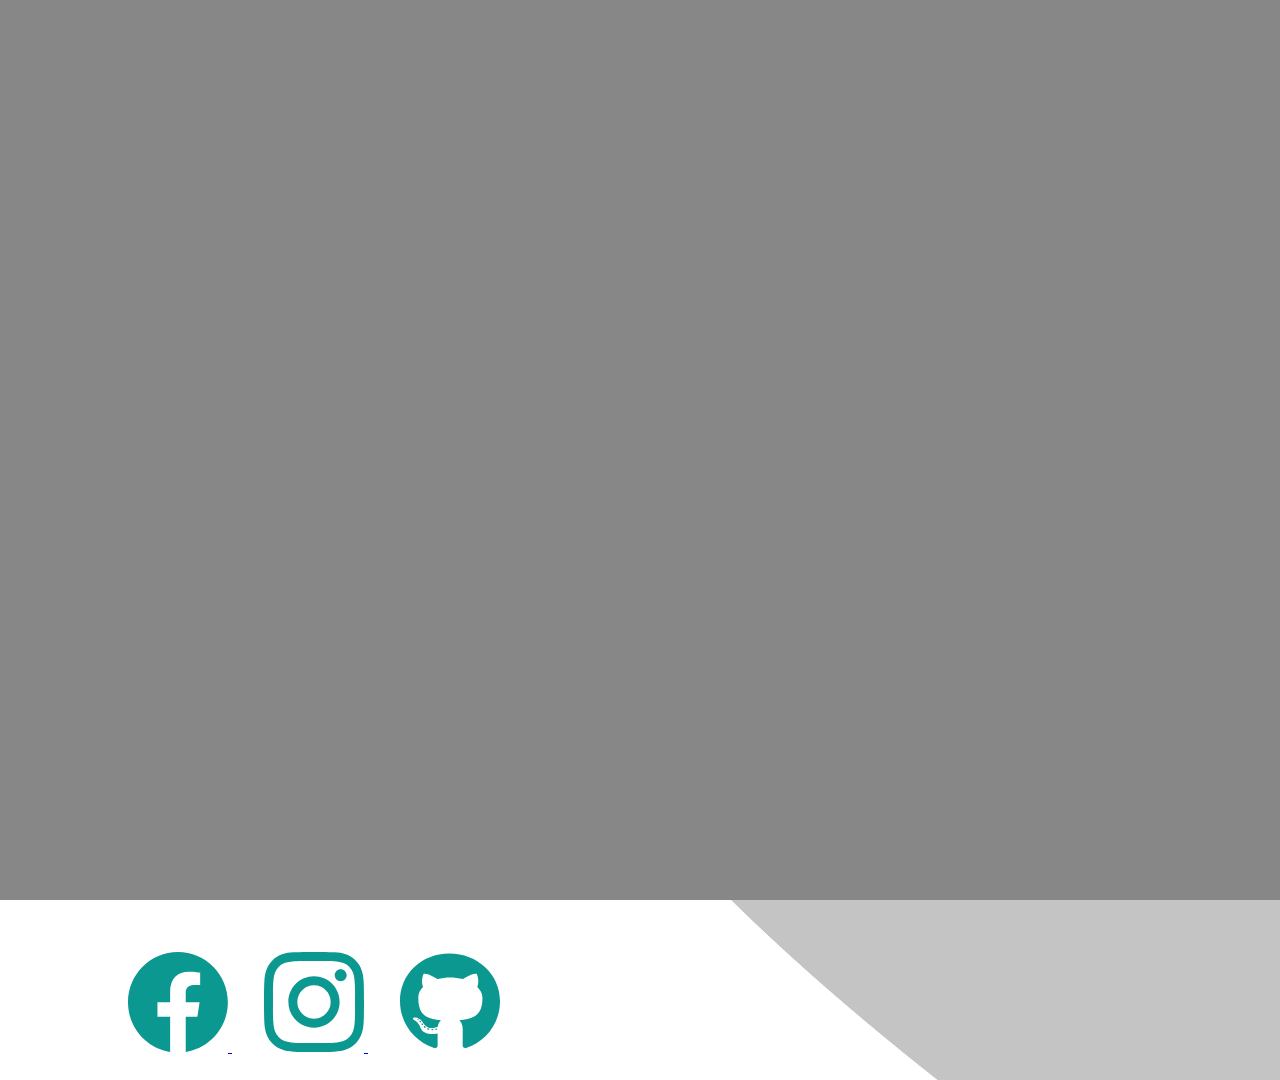
<file: index.html>
<!DOCTYPE html>
<html lang="zh">

<head>
    <meta charset="UTF-8">
    <meta http-equiv="X-UA-Compatible" content="IE=edge">
    <meta name="viewport" content="width=device-width, initial-scale=1.0">
    <meta name="author" content="Eddie Wei">
    <meta name="robots" content="index, follow">
    <meta name="description" content="This is Eddie's website. Eddie is an software developer from Taiwan.">
    <title>首頁 | Eddie 軟體前端工程師</title>
    <link rel="preconnect" href="https://fonts.googleapis.com">
    <link rel="preconnect" href="https://fonts.gstatic.com" crossorigin>
    <link href="https://fonts.googleapis.com/css2?family=Noto+Sans+TC&display=swap" rel="stylesheet">
    <link rel="stylesheet" href="./style/home.css">
    <link rel="stylesheet" href="./style/common.css">
    <link rel="stylesheet" href="./style/animation.css">

</head>

<body>
    <!-- animation  -->
    <div class="animation">
        <div class="logo">
            <svg width="68" height="99" viewBox="0 0 68 99" fill="none" xmlns="http://www.w3.org/2000/svg">
                <path
                    d="M56.0244 55.4233H58.5244V52.9233V43.3408V40.8408H56.0244H20.0112V17.2764H61.6396H64.1396V14.7764V5.13281V2.63281H61.6396H5.79248H3.29248V5.13281V94V96.5H5.79248H62.25H64.75V94V84.4175V81.9175H62.25H20.0112V55.4233H56.0244Z"
                    stroke="white" stroke-width="2" id="first" class="thePaths" />
            </svg>
            <svg width="66" height="106" viewBox="0 0 66 106" fill="none" xmlns="http://www.w3.org/2000/svg">
                <path
                    d="M49.4536 2.75H46.9536V5.25V33.9736C42.5572 30.8023 37.2286 29.2393 31.082 29.2393C22.5326 29.2393 15.5206 32.6928 10.25 39.4801C5.01573 46.1799 2.52002 54.9106 2.52002 65.4307V66.2852C2.52002 76.7715 5.01876 85.5306 10.2377 92.3418L10.244 92.3499C15.54 99.2037 22.5047 102.721 30.96 102.721C37.5535 102.721 43.1947 100.983 47.7409 97.4439L47.8766 99.1934L48.0556 101.5H50.3691H60.7451H63.2451V99V5.25V2.75H60.7451H49.4536ZM22.9687 82.8155C20.2976 79.1603 18.8115 73.8885 18.8115 66.7124C18.8115 58.5698 20.3255 52.8574 22.9754 49.1963C25.5711 45.6101 29.1112 43.8218 33.8896 43.8218C37.008 43.8218 39.5955 44.5114 41.7434 45.8001C43.7517 47.005 45.4993 48.8081 46.9536 51.3132V80.3737C45.5257 82.9809 43.7786 84.8509 41.7509 86.0976C39.5921 87.4248 36.9643 88.1382 33.7676 88.1382C29.0751 88.1382 25.5685 86.3731 22.9687 82.8155Z"
                    stroke="white" stroke-width="2" id="second" class="thePaths" />
            </svg>
            <svg width="66" height="106" viewBox="0 0 66 106" fill="none" xmlns="http://www.w3.org/2000/svg">
                <path
                    d="M49.4536 2.75H46.9536V5.25V33.9736C42.5572 30.8023 37.2286 29.2393 31.082 29.2393C22.5326 29.2393 15.5206 32.6928 10.25 39.4801C5.01573 46.1799 2.52002 54.9106 2.52002 65.4307V66.2852C2.52002 76.7715 5.01876 85.5306 10.2377 92.3418L10.244 92.3499C15.54 99.2037 22.5047 102.721 30.96 102.721C37.5535 102.721 43.1947 100.983 47.7409 97.4439L47.8766 99.1934L48.0556 101.5H50.3691H60.7451H63.2451V99V5.25V2.75H60.7451H49.4536ZM22.9687 82.8155C20.2976 79.1603 18.8115 73.8885 18.8115 66.7124C18.8115 58.5698 20.3255 52.8574 22.9754 49.1963C25.5711 45.6101 29.1112 43.8218 33.8896 43.8218C37.008 43.8218 39.5955 44.5114 41.7434 45.8001C43.7517 47.005 45.4993 48.8081 46.9536 51.3132V80.3737C45.5257 82.9809 43.7786 84.8509 41.7509 86.0976C39.5921 87.4248 36.9643 88.1382 33.7676 88.1382C29.0751 88.1382 25.5685 86.3731 22.9687 82.8155Z"
                    stroke="white" stroke-width="2" id="third" class="thePaths" />
            </svg>
            <svg width="25" height="101" viewBox="0 0 25 101" fill="none" xmlns="http://www.w3.org/2000/svg">
                <path
                    d="M18.1152 98.5H20.6152V96V29.96V27.46H18.1152H6.82373H4.32373V29.96V96V98.5H6.82373H18.1152ZM5.7009 6.12848L5.68577 6.14523L5.67095 6.16225C4.13724 7.92317 3.4082 10.0698 3.4082 12.4429C3.4082 14.8151 4.13768 16.9593 5.69792 18.6929L5.71306 18.7098L5.72851 18.7263C7.47739 20.6001 9.90052 21.3516 12.561 21.3516C15.2215 21.3516 17.6447 20.6001 19.3936 18.7263C21.0083 16.9962 21.7749 14.8406 21.7749 12.4429C21.7749 10.0447 21.0091 7.88655 19.4212 6.12848C17.6782 4.19879 15.2457 3.41211 12.561 3.41211C9.87634 3.41211 7.44385 4.19879 5.7009 6.12848Z"
                    stroke="white" stroke-width="2" id="forth" class="thePaths" />
            </svg>
            <svg width="67" height="80" viewBox="0 0 67 80" fill="none" xmlns="http://www.w3.org/2000/svg"
                style="margin-right:2rem">
                <path
                    d="M11.6461 67.1552L11.6521 67.1614C17.79 73.5662 25.7519 76.7207 35.3076 76.7207C47.1298 76.7207 56.2626 72.1142 62.3054 62.8279L63.558 60.903L61.746 59.4919L54.849 54.1208L52.8692 52.579L51.3348 54.5646C49.4431 57.0127 47.2591 58.9512 44.7823 60.4082C42.4823 61.761 39.5669 62.5044 35.918 62.5044C30.978 62.5044 27.0199 60.786 23.8523 57.3418C21.1712 54.3551 19.5141 50.5258 18.9925 45.7148H61.0645H63.5645V43.2148V38.5151C63.5645 27.6338 61.1092 18.878 55.836 12.6132C50.5211 6.29896 43.0947 3.23926 33.9038 3.23926C28.1599 3.23926 22.8073 4.85054 17.8973 8.03483C13.0093 11.1904 9.21655 15.5795 6.51074 21.122L6.51073 21.122L6.50715 21.1294C3.83762 26.6435 2.53418 32.8641 2.53418 39.7358V41.811C2.53418 52.1576 5.4994 60.6967 11.6461 67.1552ZM24.2523 21.7321L24.2576 21.7265L24.2628 21.7209C26.8812 18.8958 30.0411 17.5166 33.9038 17.5166C37.9991 17.5166 41.0183 18.8605 43.2498 21.4202L43.2551 21.4262L43.2604 21.4322C45.2781 23.717 46.6326 26.9805 47.1283 31.4375H19.6307C20.5039 27.2286 22.0847 24.0424 24.2523 21.7321Z"
                    stroke="white" stroke-width="2" id="fifth" class="thePaths" />
            </svg>
            <svg width="118" height="99" viewBox="0 0 118 99" fill="none" xmlns="http://www.w3.org/2000/svg">
                <path
                    d="M41.3068 94.7032L59.2755 33.4016L76.6021 94.6802L77.1167 96.5H79.0078H89.689H91.6553L92.1186 94.5891L113.664 5.72186L114.413 2.63281H111.234H99.4546H97.4583L97.0166 4.57961L83.3163 64.958L66.5858 4.46639L66.0787 2.63281H64.1763H54.2886H52.3987L51.8833 4.45101L34.7847 64.7712L20.897 4.57084L20.4499 2.63281H18.4609H6.74219H3.56577L4.31219 5.72028L25.7966 94.5875L26.2589 96.5H28.2266H38.9077H40.7801L41.3068 94.7032Z"
                    stroke="white" stroke-width="2" id="sixth" class="thePaths" />
            </svg>
            <svg width="67" height="80" viewBox="0 0 67 80" fill="none" xmlns="http://www.w3.org/2000/svg">
                <path
                    d="M11.6461 67.1552L11.6521 67.1614C17.79 73.5662 25.7519 76.7207 35.3076 76.7207C47.1298 76.7207 56.2626 72.1142 62.3054 62.8279L63.558 60.903L61.746 59.4919L54.849 54.1208L52.8692 52.579L51.3348 54.5646C49.4431 57.0127 47.2591 58.9512 44.7823 60.4082C42.4823 61.761 39.5669 62.5044 35.918 62.5044C30.978 62.5044 27.0199 60.786 23.8523 57.3418C21.1712 54.3551 19.5141 50.5258 18.9925 45.7148H61.0645H63.5645V43.2148V38.5151C63.5645 27.6338 61.1092 18.878 55.836 12.6132C50.5211 6.29896 43.0947 3.23926 33.9038 3.23926C28.1599 3.23926 22.8073 4.85054 17.8973 8.03483C13.0093 11.1904 9.21655 15.5795 6.51074 21.122L6.51073 21.122L6.50715 21.1294C3.83762 26.6435 2.53418 32.8641 2.53418 39.7358V41.811C2.53418 52.1576 5.4994 60.6967 11.6461 67.1552ZM24.2523 21.7321L24.2576 21.7265L24.2628 21.7209C26.8812 18.8958 30.0411 17.5166 33.9038 17.5166C37.9991 17.5166 41.0183 18.8605 43.2498 21.4202L43.2551 21.4262L43.2604 21.4322C45.2781 23.717 46.6326 26.9805 47.1283 31.4375H19.6307C20.5039 27.2286 22.0847 24.0424 24.2523 21.7321Z"
                    stroke="white" stroke-width="2" id="seventh" class="thePaths" />
            </svg>
            <svg width="25" height="101" viewBox="0 0 25 101" fill="none" xmlns="http://www.w3.org/2000/svg">
                <path
                    d="M18.1152 98.5H20.6152V96V29.96V27.46H18.1152H6.82373H4.32373V29.96V96V98.5H6.82373H18.1152ZM5.7009 6.12848L5.68577 6.14523L5.67095 6.16225C4.13724 7.92317 3.4082 10.0698 3.4082 12.4429C3.4082 14.8151 4.13768 16.9593 5.69792 18.6929L5.71306 18.7098L5.72851 18.7263C7.47739 20.6001 9.90052 21.3516 12.561 21.3516C15.2215 21.3516 17.6447 20.6001 19.3936 18.7263C21.0083 16.9962 21.7749 14.8406 21.7749 12.4429C21.7749 10.0447 21.0091 7.88655 19.4212 6.12848C17.6782 4.19879 15.2457 3.41211 12.561 3.41211C9.87634 3.41211 7.44385 4.19879 5.7009 6.12848Z"
                    stroke="white" stroke-width="2" id="eighth" class="thePaths" />
            </svg>
            <br>
            <svg width="129" height="128" viewBox="0 0 129 128" fill="none" xmlns="http://www.w3.org/2000/svg">
                <path
                    d="M94.875 59V40.25H105.232C103.727 48.04 101.984 55.8524 100.355 61.2816L99.6259 63.7133L102.068 64.4053L109.568 66.5303L111.846 67.1756L112.615 64.9367C115.55 56.3846 118.58 42.5993 120.948 31.1306L121.418 28.8586L119.187 28.2212L113.062 26.4712L112.441 26.294L111.813 26.439L110.465 26.75H80.513C81.8512 20.7311 83.0037 14.4711 83.9714 8.12699L84.3491 5.65109L81.8725 5.27791L72.7475 3.90291L70.208 3.52025L69.8938 6.0691C68.1857 19.9236 65.3354 33.1439 60.875 43.8096V37.375V34.875H58.375H40.75V30.375H60.375H62.875V27.875V19.875V17.375H60.375H40.75V6.375V3.875H38.25H29.5H27V6.375V17.375H7.375H4.875V19.875V27.875V30.375H7.375H27V34.875H9.875H7.375V37.375V80.75V83.25H9.875H27V87.875H5.5H3V90.375V98.75V101.25H5.5H27V120.375V122.875H29.5H38.25H40.75V120.375V101.25H62.125H63.162C59.5758 104.8 55.2947 108.061 50.1933 110.797L47.4247 112.282L49.4936 114.646C51.0997 116.482 53.5108 120.085 54.6063 121.911L55.8583 123.998L57.9781 122.803C74.8177 113.306 83.6847 98.2422 87.7115 86.7843C91.4119 98.242 99.266 113.721 114.205 122.764L116.281 124.02L117.599 121.983C118.982 119.846 121.52 116.112 123.014 114.387L124.973 112.128L122.402 110.601C110.695 103.648 103.778 93.1322 99.7928 83.0787C95.7978 73.0003 94.8162 63.546 94.8748 59.0325L94.875 59.0162V59ZM62.125 87.875H40.75V83.25H58.375H60.875V80.75V63.8249C61.4221 64.2445 61.9147 64.6333 62.3133 64.9522L64.4607 66.6701L65.9668 64.3691C70.362 57.6542 73.9032 49.416 76.8358 40.25H80.875V59V59.0156L80.8752 59.0312C80.9684 66.4895 78.2642 85.1783 64.625 99.7458V98.75V90.375V87.875H62.125ZM48.125 53.125H40V46.875H48.125V53.125ZM48.125 71.25H40V64.75H48.125V71.25ZM19.75 64.75H27.75V71.25H19.75V64.75ZM19.75 46.875H27.75V53.125H19.75V46.875Z"
                    stroke="white" stroke-width="2" id="ninth" class="thePaths" />
            </svg>
            <svg width="122" height="125" viewBox="0 0 122 125" fill="none" xmlns="http://www.w3.org/2000/svg">
                <!-- <mask id="path-1-outside-1_23_17" maskUnits="userSpaceOnUse" x="0.125" y="0.5" width="122" height="124"
                    fill="black">
                    <rect fill="white" x="0.125" y="0.5" width="122" height="124" /> -->
                <path
                    d="M104.375 31.875H95.125V23.375H104.375V31.875ZM104.375 46.625H95.125V38H104.375V46.625ZM65.875 38H74.625V46.625H65.875V38ZM65.875 23.375H74.625V31.875H65.875V23.375ZM89.375 38V46.625H80.5V38H89.375ZM80.5 31.875V23.375H89.375V31.875H80.5ZM111.625 16.875H96.375V5.5H89.375V16.875H80.5V5.5H73.5V16.875H58.75V53.125H111.625V16.875ZM116 59.25H55V66.125H116V59.25ZM68.75 78.25H101.375V89H68.75V78.25ZM109.375 95.125V72.125H61.125V95.125H109.375ZM19.375 16.875H39.75V25H25.875V44.375H19.375V16.875ZM39.75 44.375H31.75V30.875H39.75V44.375ZM38.875 66.125V75H20.125V66.125H38.875ZM20.125 90.875V81.5H38.875V90.875H20.125ZM54.5 62.25V44.375H47.125V9.75H12.25V44.375H5.125V62.25H12.25V119.5H20.125V97.625H38.875V110.75C38.875 112 38.5 112.25 37.375 112.25C36.125 112.375 32.25 112.375 27.75 112.25C28.875 114.25 30 117.375 30.25 119.5C36.875 119.5 40.875 119.375 43.625 118.125C46.25 116.875 47 114.75 47 110.875V59.375H12.25V51H47.125V62.25H54.5ZM97.125 110.25C99.125 106.625 101.375 101.875 103.625 97.5L95.875 95.25C94.625 99.5 92.125 105.875 90 109.875L91.125 110.25H77.5L79.25 109.625C78.5 105.75 76.25 99.875 73.75 95.375L67 97.625C69.125 101.5 70.875 106.5 71.75 110.25H52.75V117.25H116.875V110.25H97.125Z" />
                <!-- </mask> -->
                <path
                    d="M104.375 31.875H95.125V23.375H104.375V31.875ZM104.375 46.625H95.125V38H104.375V46.625ZM65.875 38H74.625V46.625H65.875V38ZM65.875 23.375H74.625V31.875H65.875V23.375ZM89.375 38V46.625H80.5V38H89.375ZM80.5 31.875V23.375H89.375V31.875H80.5ZM111.625 16.875H96.375V5.5H89.375V16.875H80.5V5.5H73.5V16.875H58.75V53.125H111.625V16.875ZM116 59.25H55V66.125H116V59.25ZM68.75 78.25H101.375V89H68.75V78.25ZM109.375 95.125V72.125H61.125V95.125H109.375ZM19.375 16.875H39.75V25H25.875V44.375H19.375V16.875ZM39.75 44.375H31.75V30.875H39.75V44.375ZM38.875 66.125V75H20.125V66.125H38.875ZM20.125 90.875V81.5H38.875V90.875H20.125ZM54.5 62.25V44.375H47.125V9.75H12.25V44.375H5.125V62.25H12.25V119.5H20.125V97.625H38.875V110.75C38.875 112 38.5 112.25 37.375 112.25C36.125 112.375 32.25 112.375 27.75 112.25C28.875 114.25 30 117.375 30.25 119.5C36.875 119.5 40.875 119.375 43.625 118.125C46.25 116.875 47 114.75 47 110.875V59.375H12.25V51H47.125V62.25H54.5ZM97.125 110.25C99.125 106.625 101.375 101.875 103.625 97.5L95.875 95.25C94.625 99.5 92.125 105.875 90 109.875L91.125 110.25H77.5L79.25 109.625C78.5 105.75 76.25 99.875 73.75 95.375L67 97.625C69.125 101.5 70.875 106.5 71.75 110.25H52.75V117.25H116.875V110.25H97.125Z"
                    stroke="white" stroke-width="2" mask="url(#path-1-outside-1_23_17)" id="tenth" class="thePaths" />
            </svg>
            <svg width="121" height="127" viewBox="0 0 121 127" fill="none" xmlns="http://www.w3.org/2000/svg">
                <path
                    d="M60.875 46.75V44.25H58.375H12.875H10.375V46.75V121V123.5H12.875H21.75H24.25V121V96.625H46.875V110.503C46.8615 110.504 46.8477 110.505 46.8337 110.506L46.821 110.506L46.8083 110.507C45.3456 110.62 39.8536 110.627 33.5999 110.377L29.1535 110.199L31.3146 114.089C32.4322 116.101 33.6003 119.362 34.0536 121.515L34.4715 123.5H36.5H36.5781C40.7643 123.5 44.3009 123.5 47.227 123.307C50.1572 123.114 52.7154 122.717 54.8598 121.798L54.8751 121.791L54.8904 121.785C56.9674 120.861 58.5935 119.545 59.6165 117.544C60.5875 115.646 60.875 113.393 60.875 110.875V46.75ZM95.7282 109.879L95.7185 109.88L95.7087 109.881C93.974 109.996 87.3404 110.002 79.7069 109.751L75.3184 109.607L77.4345 113.455C78.7123 115.778 80.1081 119.413 80.5485 121.615L80.9451 123.598L82.9671 123.625C92.345 123.748 99.1029 123.538 103.628 121.841L103.653 121.831L103.678 121.821C105.949 120.913 107.75 119.568 108.878 117.38C109.938 115.323 110.25 112.803 110.25 109.875V44.25V41.75H107.75H98.625H96.125V44.25V109.848C96.0112 109.86 95.8799 109.87 95.7282 109.879ZM84.625 45.5H82.125H73.5H71V48V98.75V101.25H73.5H82.125H84.625V98.75V48V45.5ZM91.664 24.625C94.5546 20.4114 97.5678 15.8001 100.156 11.3905L101.718 8.72914L98.7906 7.75329L89.0406 4.50329L86.9121 3.79381L85.9773 5.83336C83.4517 11.3438 79.1638 18.8591 75.1963 24.625H48.095L47.6225 23.6551C45.1135 18.505 39.7035 10.9297 34.707 5.54887L33.5586 4.31212L31.9822 4.91487L23.4822 8.16487L20.1817 9.42681L22.4702 12.1191C25.6709 15.8847 29.1632 20.5819 31.5766 24.625H5.125H2.625V27.125V35.625V38.125H5.125H116H118.5V35.625V27.125V24.625H116H91.664ZM24.25 84.25V76.75H46.875V84.25H24.25ZM46.875 57.25V64.5H24.25V57.25H46.875Z"
                    stroke="white" stroke-width="2" id="eleventh" class="thePaths" />
            </svg>
            <svg width="127" height="125" viewBox="0 0 127 125" fill="none" xmlns="http://www.w3.org/2000/svg">
                <path
                    d="M119.5 11.625V9.125H117H108.25H105.75V11.625V30.375H91.875V5.625V3.125H89.375H80.5H78V5.625V30.375H65.75V11.625V9.125H63.25H54.75H52.25V11.625V41.125V43.625H54.75H117H119.5V41.125V11.625ZM50.625 30.375V27.875H48.125H35.5V7V4.5H33H24.625H22.125V7V27.875H8.875H6.375V30.375V38.75V41.25H8.875H17.7726L11.3533 42.2817L8.79891 42.6922L9.29672 45.231C11.7775 57.8833 13.75 74.3384 13.75 85V87.9432L16.6544 87.4671L24.2794 86.2171L26.3995 85.8695L26.3748 83.7213C26.2474 72.6346 24.0935 56.0831 21.1899 43.0802L20.7812 41.25H34.1041L34.0083 42.4211C32.8921 56.0636 29.9087 75.6972 27.3114 87.1994L27.2734 87.3676C19.307 89.1236 11.9707 90.6449 6.07523 91.6614L3.43842 92.116L4.07083 94.7159L6.32083 103.966L6.91696 106.417L9.36234 105.799C15.057 104.36 21.6467 102.748 28.6165 101.043L29.4691 100.835C36.3879 99.1421 43.6535 97.3628 50.75 95.5789V119.375V121.875H53.25H61.5H64V119.375V80.875H70.125V118.125V120.625H72.625H79.875H82.375V118.125V80.875H89V117.875V120.375H91.5H98.75H101.25V118.783C101.373 119.23 101.47 119.653 101.534 120.036L101.882 122.125H104C109.33 122.125 113.332 122.05 116.699 120.383C118.516 119.552 119.748 118.228 120.45 116.449C121.099 114.805 121.25 112.881 121.25 110.875V70.375V67.875H118.75H89.7441C90.423 65.8077 91.099 63.6331 91.7671 61.4837C91.7914 61.4058 91.8156 61.3279 91.8398 61.25H121.375H123.875V58.75V50.5V48H121.375H49.25H47.1077C47.2755 46.9405 47.4384 45.8997 47.5957 44.8818L47.955 42.5568L45.6561 42.0571L41.9436 41.25H48.125H50.625V38.75V30.375ZM101.25 109.623V80.875H107.875V109.695C106.567 109.739 104.112 109.726 101.339 109.627L101.25 109.623ZM49.25 61.25H76.6558C76.2423 63.4982 75.7683 65.7771 75.2808 67.875H53.25H50.75V70.375V82.2062L49.7151 82.4329L40.436 84.4655C42.6191 74.5216 44.9329 61.5263 46.75 50.2401V50.5V58.75V61.25H49.25Z"
                    stroke="white" stroke-width="2" id="twelveth" class="thePaths" />
            </svg>
            <svg width="123" height="101" viewBox="0 0 123 101" fill="none" xmlns="http://www.w3.org/2000/svg">
                <path
                    d="M117.375 84.25H68.75V17.5H111.125H113.625V15V5.5V3H111.125H12.375H9.875V5.5V15V17.5H12.375H53.625V84.25H5.875H3.375V86.75V96V98.5H5.875H117.375H119.875V96V86.75V84.25H117.375Z"
                    stroke="white" stroke-width="2" id="thirteenth" class="thePaths" />
            </svg>
            <svg width="128" height="124" viewBox="0 0 128 124" fill="none" xmlns="http://www.w3.org/2000/svg">
                <path
                    d="M118.5 9.625V7.125H116H60.875H58.375V9.625V13.4798L56.582 11.5489L50.082 4.54887L48.8586 3.23133L47.2202 3.97195C38.4265 7.94716 22.3446 11.5331 8.35331 13.7817L4.90768 14.3354L6.54053 17.4197C7.60619 19.4326 8.75686 22.2255 9.19146 24.0726L9.71995 26.3187L12.0011 25.9715C16.828 25.237 22.1333 24.4089 27.375 23.4145V36.875H9.5H7V39.375V48.125V50.625H9.5H25.045C20.0094 63.7869 12.2534 77.8147 5.26676 85.5776L3.9677 87.021L5.04487 88.6367C6.56107 90.911 8.62358 94.2764 9.37829 96.5406L10.7948 100.79L13.668 97.3536C18.3788 91.719 23.1523 83.6216 27.375 74.8336V118.25V120.75H29.875H38.875H41.375V118.25V71.9077C44.2228 75.6266 46.8324 79.3081 48.0794 81.4903L49.9506 84.7649L52.2378 81.7661L57.8628 74.3911L59.0981 72.7716L57.7615 71.2346C57.5311 70.9696 57.2336 70.6375 56.88 70.25H80.875V80.125H59.125H56.625V82.625V90.75V93.25H59.125H80.875V104.375H50.625H48.125V106.875V115.25V117.75H50.625H123H125.5V115.25V106.875V104.375H123H95.125V93.25H117.5H120V90.75V82.625V80.125H117.5H95.125V70.25H120.25H122.75V67.75V59.5V57H120.25H56.25H53.75V59.5V66.9105C49.8763 62.8496 44.4657 57.3746 41.375 54.6114V50.625H54.5H57V48.125V39.375V36.875H54.5H41.375V20.216C46.6393 18.894 51.5682 17.2841 55.7115 15.5577L58.375 14.4479V48.625V51.125H60.875H116H118.5V48.625V9.625ZM104.375 38.125H71.875V20.25H104.375V38.125Z"
                    stroke="white" stroke-width="2" id="fourteenth" class="thePaths" />
            </svg>
            <svg width="119" height="126" viewBox="0 0 119 126" fill="none" xmlns="http://www.w3.org/2000/svg">
                <path
                    d="M16.375 116.75V110.875H44H46.5V108.375V71V68.5H44H16.375V61.875H42.75H45.25V59.375V25.125V23.875H47.75H73.75V34.25H52.375H49.875V36.75V101.875V104.375H52.375H60.875H63.375V101.875V47.75H73.75V120.375V122.875H76.25H85H87.5V120.375V93.593L87.9655 94.6404C88.9394 96.8318 90.0561 100.039 90.2637 102.012L90.4994 104.25H92.75C96.1137 104.25 98.9708 104.22 101.364 104.006C103.753 103.791 105.875 103.38 107.704 102.505C109.703 101.549 111.05 100.081 111.831 98.1611C112.563 96.3625 112.75 94.2839 112.75 92.125V36.75V34.25H110.25H87.5V23.875H114H116.5V21.375V13V10.5H114H47.75H45.25V13V21.375V22.625H42.75H28.1708C30.0441 18.1799 32.0173 13.1793 33.6055 8.71252L34.6223 5.85287L31.6209 5.40265L21.6209 3.90266L19.2759 3.55092L18.8007 5.87401C17.8049 10.7425 15.9961 17.2552 14.1171 22.625H5.375H2.875V25.125V116.75V119.25H5.375H13.875H16.375V116.75ZM90.3194 91.126L87.5 91.0476V47.75H99.125V91.2495C97.4347 91.2471 94.0982 91.2309 90.3194 91.126ZM33.125 81.5V97.875H16.375V81.5H33.125ZM32 35.625V49H16.375V35.625H32Z"
                    stroke="white" stroke-width="2" id="fifteenth" class="thePaths" />
            </svg>
        </div>
    </div>

    <!-- grey background -->
    <img class="grey-bg" src="./pictures/GreyBackground 1.svg" alt="">
    <!-- header & navbar -->
    <header>
        <nav>
            <ul>
                <li><a class="active" href="#">首頁</a></li>
                <li><a href="resume.html">我的履歷</a></li>
                <li><a href="contact.html">聯絡方式</a></li>
            </ul>
        </nav>
    </header>
    <div class="navLine"></div>
    <!-- introduction & picture -->
    <main>
        <section class="left">
            <h1>Hi, I am <br />
                Eddie Wei.
            </h1>
            <p> 我的個性外向開朗積極，善於社交，喜愛需要團隊合作的事情和工作</p>
            <p> 具備英語書寫及溝通能力</p>
            <p>2021.6 - 2021.12 參加了資策會所開辦的前端工程師就業養成班</p>

            <p>學習了許多前後端的程式技術，包含:</p>
            <p>- 前端工程 : HTML5、CSS3、JavaScript、jQuery、React.js</p>
            <p>- 後端工程 : PHP、Node.js、RESTful API、Ajax資料串接</p>
            <p>- 資料庫設計 : MySQL系統建置與管理</p>


        </section>
        <section class="right">
            <img class="my-pic" src="./pictures/20211215.jpg" alt="picture">
            <div>
                <div class="box1">
                    <p>軟體前端工程師ReactJS</p>
                </div>
                <div class="box2"></div>
            </div>
        </section>
    </main>

    <!-- links for facebook, instagram and github -->
    <footer class="footForHome">
        <a href="#">
            <img src="./ICONS/facebook.svg" alt="facebook" title="facebook page">
        </a>
        <a href="#">
            <img src="./ICONS/instagram.svg" alt="instagram" title="instagram page">
        </a>
        <a href="#">
            <img src="./ICONS/github-brands 1.svg" alt="github" title="github page">
        </a>
    </footer>
</body>

<script src="./app.js"></script>

</html>
</file>
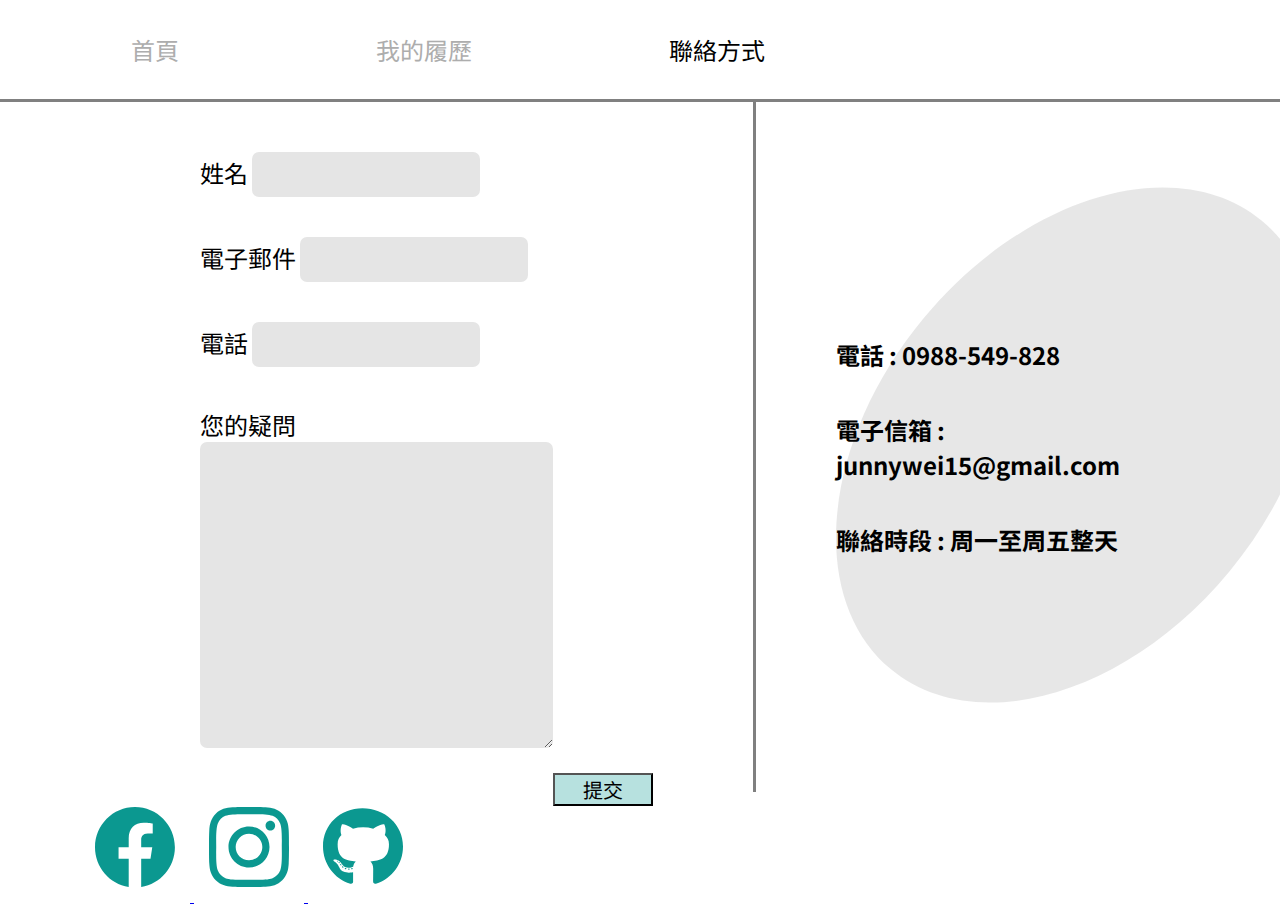
<file: contact.html>
<!DOCTYPE html>
<html lang="zh">

<head>
    <meta charset=" UTF-8">
    <meta http-equiv="X-UA-Compatible" content="IE=edge">
    <meta name="viewport" content="width=device-width, initial-scale=1.0">
    <meta name="author" content="Eddie Wei">
    <meta name="robots" content="index, follow">
    <meta name="description" content="This is Eddie's website. Eddie is an software developer from Taiwan.">
    <title>聯絡方式 | Eddie 軟體前端工程師</title>
    <link rel="preconnect" href="https://fonts.googleapis.com">
    <link rel="preconnect" href="https://fonts.gstatic.com" crossorigin>
    <link href="https://fonts.googleapis.com/css2?family=Noto+Sans+TC&display=swap" rel="stylesheet">
    <link href="https://cdn.jsdelivr.net/npm/bootstrap@5.1.3/dist/css/bootstrap.min.css" rel="stylesheet"
        integrity="sha384-1BmE4kWBq78iYhFldvKuhfTAU6auU8tT94WrHftjDbrCEXSU1oBoqyl2QvZ6jIW3" crossorigin="anonymous">
    <link rel="stylesheet" href="./style/common.css">
    <link rel="stylesheet" href="./style/contact.css">

</head>

<body>
    <!-- header & navbar -->
    <header>
        <nav>
            <ul>
                <li><a href="index.html">首頁</a></li>
                <li><a href="resume.html">我的履歷</a></li>
                <li><a class="active" href="contact.html">聯絡方式</a></li>
            </ul>
        </nav>
    </header>
    <div class="navLine"></div>
    <main>
        <section class="form container">
            <form>
                <div class="row">
                    <label class="col-lg-4" for="name">姓名</label>
                    <input class="col-lg-8" type="text" name="name" />
                </div>
                <div class="row">
                    <label class="col-lg-4" for="email">電子郵件</label>
                    <input class="col-lg-8" type="email" name="email" />
                </div>
                <div class="row">
                    <label class="col-lg-4" for="phone">電話</label>
                    <input class="col-lg-8" type="text" name="phone" />
                </div>
                <div class="row">
                    <label class="col-lg-4" for="question">您的疑問</label>
                    <textarea class="col-lg-8" name="question" id="question" cols="30" rows="10"></textarea>
                </div>
                <div class="submit">
                    <button type="submit" class="btn ">提交</button>
                </div>

            </form>
        </section>
        <div class="line"></div>
        <section class="contact">
            <div class="content">
                <h2>電話 : 0988-549-828</h2>
                <h2>電子信箱 : junnywei15@gmail.com</h2>
                <h2>聯絡時段 : 周一至周五整天</h2>
            </div>
            <div class="backEgg">
                <svg width="481" height="516" viewBox="0 0 481 516" fill="none" xmlns="http://www.w3.org/2000/svg">
                    <path
                        d="M393.406 384.514C291.015 508.391 139.51 552.193 55.0102 482.349C-29.4898 412.506 -14.9866 255.464 87.404 131.588C189.795 7.71094 341.299 -36.0914 425.8 33.7524C510.3 103.596 495.796 260.638 393.406 384.514Z"
                        fill="#C4C4C4" fill-opacity="0.4" />
                </svg>

            </div>
        </section>
    </main>

    <!-- links for facebook, instagram and github -->
    <footer class="footForContact">
        <a href="#">
            <img src="./ICONS/facebook.svg" alt="facebook" title="facebook page">
        </a>
        <a href="#">
            <img src="./ICONS/instagram.svg" alt="instagram" title="instagram page">
        </a>
        <a href="#">
            <img src="./ICONS/github-brands 1.svg" alt="github" title="github page">
        </a>
    </footer>
</body>

</html>
</file>
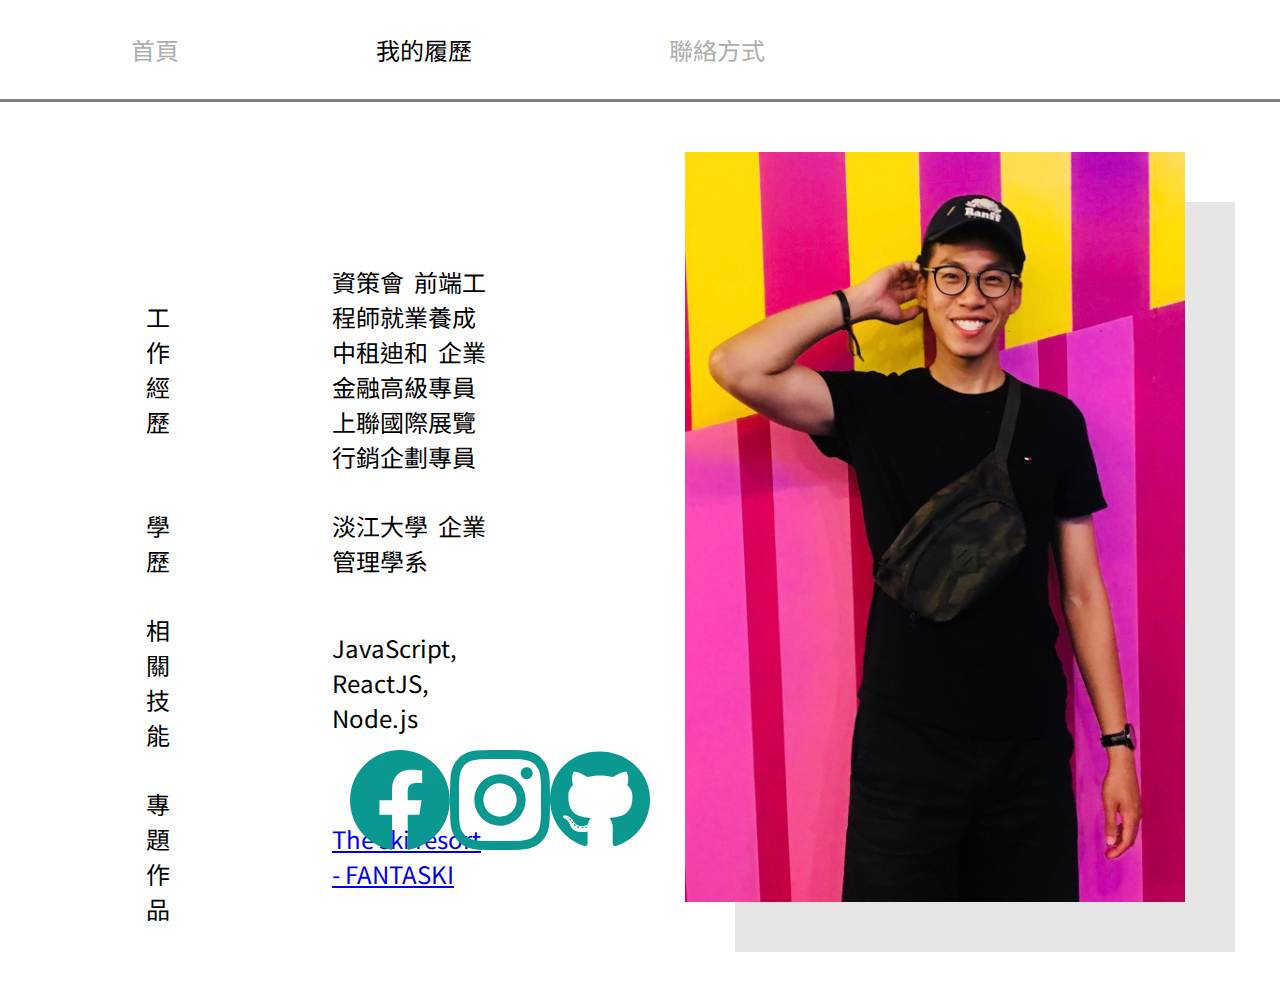
<file: resume.html>
<!DOCTYPE html>
<html lang="zh">

<head>
    <meta charset=" UTF-8">
    <meta http-equiv="X-UA-Compatible" content="IE=edge">
    <meta name="viewport" content="width=device-width, initial-scale=1.0">
    <meta name="author" content="Eddie Wei">
    <meta name="robots" content="index, follow">
    <meta name="description" content="This is Eddie's website. Eddie is an software developer from Taiwan.">
    <title>我的履歷 | Eddie 軟體前端工程師</title>
    <link rel="preconnect" href="https://fonts.googleapis.com">
    <link rel="preconnect" href="https://fonts.gstatic.com" crossorigin>
    <link href="https://fonts.googleapis.com/css2?family=Noto+Sans+TC&display=swap" rel="stylesheet">
    <link href="https://cdn.jsdelivr.net/npm/bootstrap@5.1.3/dist/css/bootstrap.min.css" rel="stylesheet"
        integrity="sha384-1BmE4kWBq78iYhFldvKuhfTAU6auU8tT94WrHftjDbrCEXSU1oBoqyl2QvZ6jIW3" crossorigin="anonymous">
    <link rel="stylesheet" href="./style/common.css">
    <link rel="stylesheet" href="./style/resume.css">

</head>

<body>
    <!-- header & navbar -->
    <header>
        <nav>
            <ul>
                <li><a href="index.html">首頁</a></li>
                <li><a class="active" href="resume.html">我的履歷</a></li>
                <li><a href="contact.html">聯絡方式</a></li>
            </ul>
        </nav>
    </header>
    <div class="navLine"></div>
    <main>
        <section class="table">
            <table class="container">
                <tr>
                    <td>工作經歷</td>
                    <td>
                        <ul>
                            <li>資策會 &nbsp;前端工程師就業養成</li>
                            <li>中租迪和 &nbsp;企業金融高級專員</li>
                            <li>上聯國際展覽 &nbsp; 行銷企劃專員</li>
                        </ul>
                    </td>
                </tr>
                <tr>
                    <td>學歷</td>
                    <td>淡江大學 &nbsp;企業管理學系</td>
                </tr>
                <tr>
                    <td style="width:30%">相關技能</td>
                    <td style="width:70%">JavaScript, ReactJS, Node.js</td>
                </tr>
                <tr>
                    <td>專題作品</td>
                    <td><a href="https://github.com/Eddiewei0617/fantaski">The ski resort - FANTASKI</a></td>
                </tr>
            </table>
        </section>
        <section class="picture">
            <div class="mePic">
                <img src="./pictures/我.jpg" alt="">
            </div>

            <div class="greyRect"></div>
        </section>
    </main>

    <!-- links for facebook, instagram and github -->
    <footer class="footForResume">
        <a href="#">
            <img src="./ICONS/facebook.svg" alt="facebook" title="facebook page">
        </a>
        <a href="#">
            <img src="./ICONS/instagram.svg" alt="instagram" title="instagram page">
        </a>
        <a href="#">
            <img src="./ICONS/github-brands 1.svg" alt="github" title="github page">
        </a>
    </footer>
</body>

</html>
</file>
<file: style/home.css>
* {
  padding: 0;
  margin: 0;
  -webkit-box-sizing: border-box;
          box-sizing: border-box;
  font-family: "Noto Sans TC", sans-serif;
}

body {
  position: relative;
}

header nav {
  width: 100%;
  position: relative;
}

header nav ul {
  padding: 2rem;
  width: 70%;
  display: -webkit-box;
  display: -ms-flexbox;
  display: flex;
  list-style-type: none;
  -ms-flex-pack: distribute;
      justify-content: space-around;
}

header nav ul li {
  font-size: 1.5rem;
}

header nav ul li a {
  color: #adadad;
  text-decoration: none;
}

header nav ul li a:hover {
  color: black;
  border-bottom: 2px solid black;
}

.navLine {
  width: 100%;
  background-color: grey;
  height: 3px;
}

.active {
  color: black;
}

.footForHome {
  padding: 0 7rem;
}

.footForHome a {
  padding: 1rem;
}

@media screen and (max-width: 1100px) {
  header nav ul {
    width: 100%;
    -webkit-box-orient: vertical;
    -webkit-box-direction: normal;
        -ms-flex-direction: column;
            flex-direction: column;
  }
  header nav ul li {
    padding: 1rem 0rem;
    border-bottom: 2px solid #878787;
  }
}

.grey-bg {
  position: absolute;
  right: 0;
}

main {
  display: -webkit-box;
  display: -ms-flexbox;
  display: flex;
  -ms-flex-wrap: wrap;
      flex-wrap: wrap;
}

main section.left {
  -webkit-box-flex: 3;
      -ms-flex: 3 1 500px;
          flex: 3 1 500px;
  padding: 5rem 8rem;
}

main section.left h1 {
  font-size: 4rem;
  margin-bottom: 1rem;
}

main section.left p {
  font-size: 1.5rem;
  color: #878787;
}

main section.right {
  -webkit-box-flex: 1;
      -ms-flex: 1 1 600px;
          flex: 1 1 600px;
  position: relative;
}

main section.right img {
  border-radius: 50%;
  width: 16vw;
  height: 20vw;
  position: absolute;
  top: 40vh;
  right: 20vw;
  -webkit-transform: translateY(-50%);
          transform: translateY(-50%);
  z-index: 3;
}

main section.right .box1 {
  position: absolute;
  width: 300px;
  height: 60px;
  background-color: #0b9890;
  top: 65vh;
  right: 20vw;
  -webkit-transform: translateY(-50%);
          transform: translateY(-50%);
  z-index: 3;
}

main section.right .box1 p {
  color: #e5e5e5;
  font-size: 1.5rem;
  text-align: center;
  margin-top: 10px;
  z-index: 3;
}

main section.right .box2 {
  position: absolute;
  width: 300px;
  height: 60px;
  background-color: #0b9991;
  opacity: 0.4;
  top: 68vh;
  right: 18vw;
  -webkit-transform: translateY(-50%);
          transform: translateY(-50%);
  z-index: 2;
}

@media screen and (max-width: 1100px) {
  .grey-bg {
    opacity: 0.3;
  }
  header nav {
    position: relative;
    z-index: 6;
  }
  header nav ul {
    width: 100%;
    -webkit-box-orient: vertical;
    -webkit-box-direction: normal;
        -ms-flex-direction: column;
            flex-direction: column;
  }
  header nav ul li {
    padding: 1rem 0rem;
    border-bottom: 2px solid #878787;
  }
  main section.right {
    display: -webkit-box;
    display: -ms-flexbox;
    display: flex;
    -webkit-box-pack: center;
        -ms-flex-pack: center;
            justify-content: center;
    -webkit-box-align: center;
        -ms-flex-align: center;
            align-items: center;
    margin: 2rem;
  }
  main section.right img {
    position: static;
    -webkit-transform: none;
            transform: none;
    width: 30vw;
    height: 35vw;
  }
  main section.right .box1 {
    position: static;
    -webkit-transform: none;
            transform: none;
  }
  main section.right .box2 {
    position: static;
    -webkit-transform: none;
            transform: none;
    margin-top: -40px;
    margin-left: 20px;
  }
  footer {
    text-align: center;
  }
}
/*# sourceMappingURL=home.css.map */
</file>
<file: style/common.css>
* {
  padding: 0;
  margin: 0;
  -webkit-box-sizing: border-box;
          box-sizing: border-box;
  font-family: "Noto Sans TC", sans-serif;
}

body {
  position: relative;
}

header nav {
  width: 100%;
  position: relative;
}

header nav ul {
  padding: 2rem;
  width: 70%;
  display: -webkit-box;
  display: -ms-flexbox;
  display: flex;
  list-style-type: none;
  -ms-flex-pack: distribute;
      justify-content: space-around;
}

header nav ul li {
  font-size: 1.5rem;
}

header nav ul li a {
  color: #adadad;
  text-decoration: none;
}

header nav ul li a:hover {
  color: black;
  border-bottom: 2px solid black;
}

.navLine {
  width: 100%;
  background-color: grey;
  height: 3px;
}

.active {
  color: black;
}

.footForHome {
  padding: 0 7rem;
}

.footForHome a {
  padding: 1rem;
}

@media screen and (max-width: 1100px) {
  header nav ul {
    width: 100%;
    -webkit-box-orient: vertical;
    -webkit-box-direction: normal;
        -ms-flex-direction: column;
            flex-direction: column;
  }
  header nav ul li {
    padding: 1rem 0rem;
    border-bottom: 2px solid #878787;
  }
}
/*# sourceMappingURL=common.css.map */
</file>
<file: style/animation.css>
* {
  padding: 0;
  margin: 0;
  -webkit-box-sizing: border-box;
          box-sizing: border-box;
  font-family: "Noto Sans TC", sans-serif;
}

body {
  position: relative;
}

header nav {
  width: 100%;
  position: relative;
}

header nav ul {
  padding: 2rem;
  width: 70%;
  display: -webkit-box;
  display: -ms-flexbox;
  display: flex;
  list-style-type: none;
  -ms-flex-pack: distribute;
      justify-content: space-around;
}

header nav ul li {
  font-size: 1.5rem;
}

header nav ul li a {
  color: #adadad;
  text-decoration: none;
}

header nav ul li a:hover {
  color: black;
  border-bottom: 2px solid black;
}

.active {
  color: black;
}

.footForHome {
  padding: 0 7rem;
}

.footForHome a {
  padding: 1rem;
}

@media screen and (max-width: 1100px) {
  header nav ul {
    width: 100%;
    -webkit-box-orient: vertical;
    -webkit-box-direction: normal;
        -ms-flex-direction: column;
            flex-direction: column;
  }
  header nav ul li {
    padding: 1rem 0rem;
    border-bottom: 2px solid #878787;
  }
}

div.animation {
  width: 100%;
  height: 100vh;
  background-color: #878787;
  position: fixed;
  top: 0;
  z-index: 10;
  display: -webkit-box;
  display: -ms-flexbox;
  display: flex;
  -webkit-box-pack: center;
      -ms-flex-pack: center;
          justify-content: center;
  -webkit-box-align: center;
      -ms-flex-align: center;
          align-items: center;
}

@-webkit-keyframes fadeInside {
  to {
    stroke-dashoffset: 0px;
  }
}

@keyframes fadeInside {
  to {
    stroke-dashoffset: 0px;
  }
}

#first {
  stroke-dasharray: 476px;
  stroke-dashoffset: 476px;
  -webkit-animation: fadeInside 0.6s ease-in forwards;
          animation: fadeInside 0.6s ease-in forwards;
}

#second {
  stroke-dasharray: 427px;
  stroke-dashoffset: 427px;
  -webkit-animation: fadeInside 0.6s ease-in forwards 0.3s;
          animation: fadeInside 0.6s ease-in forwards 0.3s;
}

#third {
  stroke-dasharray: 427px;
  stroke-dashoffset: 427px;
  -webkit-animation: fadeInside 0.6s ease-in forwards 0.6s;
          animation: fadeInside 0.6s ease-in forwards 0.6s;
}

#forth {
  stroke-dasharray: 233px;
  stroke-dashoffset: 233px;
  -webkit-animation: fadeInside 0.6s ease-in forwards 0.9s;
          animation: fadeInside 0.6s ease-in forwards 0.9s;
}

#fifth {
  stroke-dasharray: 379px;
  stroke-dashoffset: 379px;
  -webkit-animation: fadeInside 0.6s ease-in forwards 1.2s;
          animation: fadeInside 0.6s ease-in forwards 1.2s;
}

#sixth {
  stroke-dasharray: 658px;
  stroke-dashoffset: 658px;
  -webkit-animation: fadeInside 0.6s ease-in forwards 1.5s;
          animation: fadeInside 0.6s ease-in forwards 1.5s;
}

#seventh {
  stroke-dasharray: 379px;
  stroke-dashoffset: 379px;
  -webkit-animation: fadeInside 0.6s ease-in forwards 1.8s;
          animation: fadeInside 0.6s ease-in forwards 1.8s;
}

#eighth {
  stroke-dasharray: 233px;
  stroke-dashoffset: 233px;
  -webkit-animation: fadeInside 0.6s ease-in forwards 2.1s;
          animation: fadeInside 0.6s ease-in forwards 2.1s;
}

#ninth {
  stroke-dasharray: 1158px;
  stroke-dashoffset: 1158px;
  -webkit-animation: fadeInside 0.6s ease-in forwards;
          animation: fadeInside 0.6s ease-in forwards;
}

#tenth {
  stroke-dasharray: 1728px;
  stroke-dashoffset: 1728px;
  -webkit-animation: fadeInside 0.6s ease-in forwards 0.4s;
          animation: fadeInside 0.6s ease-in forwards 0.4s;
}

#eleventh {
  stroke-dasharray: 1165px;
  stroke-dashoffset: 1165px;
  -webkit-animation: fadeInside 0.6s ease-in forwards 0.8s;
          animation: fadeInside 0.6s ease-in forwards 0.8s;
}

#twelveth {
  stroke-dasharray: 1382px;
  stroke-dashoffset: 1382px;
  -webkit-animation: fadeInside 0.6s ease-in forwards 1.2s;
          animation: fadeInside 0.6s ease-in forwards 1.2s;
}

#thirteenth {
  stroke-dasharray: 602px;
  stroke-dashoffset: 602px;
  -webkit-animation: fadeInside 0.6s ease-in forwards 1.6s;
          animation: fadeInside 0.6s ease-in forwards 1.6s;
}

#fourteenth {
  stroke-dasharray: 1274px;
  stroke-dashoffset: 1274px;
  -webkit-animation: fadeInside 0.6s ease-in forwards 2s;
          animation: fadeInside 0.6s ease-in forwards 2s;
}

#fifteenth {
  stroke-dasharray: 1203px;
  stroke-dashoffset: 1203px;
  -webkit-animation: fadeInside 0.6s ease-in forwards 2.4s;
          animation: fadeInside 0.6s ease-in forwards 2.4s;
}

@-webkit-keyframes fill {
  from {
    fill: transparent;
  }
  to {
    fill: white;
  }
}

@keyframes fill {
  from {
    fill: transparent;
  }
  to {
    fill: white;
  }
}

svg {
  -webkit-animation: fill 1s ease-in forwards 2.4s;
          animation: fill 1s ease-in forwards 2.4s;
}
/*# sourceMappingURL=animation.css.map */
</file>
<file: style/contact.css>
* {
  padding: 0;
  margin: 0;
  -webkit-box-sizing: border-box;
          box-sizing: border-box;
  font-family: "Noto Sans TC", sans-serif;
}

body {
  position: relative;
}

header nav {
  width: 100%;
  position: relative;
}

header nav ul {
  padding: 2rem;
  width: 70%;
  display: -webkit-box;
  display: -ms-flexbox;
  display: flex;
  list-style-type: none;
  -ms-flex-pack: distribute;
      justify-content: space-around;
}

header nav ul li {
  font-size: 1.5rem;
}

header nav ul li a {
  color: #adadad;
  text-decoration: none;
}

header nav ul li a:hover {
  color: black;
  border-bottom: 2px solid black;
}

.active {
  color: black;
}

.footForHome {
  padding: 0 7rem;
}

.footForHome a {
  padding: 1rem;
}

@media screen and (max-width: 1100px) {
  header nav ul {
    width: 100%;
    -webkit-box-orient: vertical;
    -webkit-box-direction: normal;
        -ms-flex-direction: column;
            flex-direction: column;
  }
  header nav ul li {
    padding: 1rem 0rem;
    border-bottom: 2px solid #878787;
  }
}

main {
  display: -webkit-box;
  display: -ms-flexbox;
  display: flex;
  -ms-flex-wrap: wrap;
      flex-wrap: wrap;
}

main section.form {
  -webkit-box-flex: 1;
      -ms-flex: 1 1 600px;
          flex: 1 1 600px;
}

main section.form .row {
  padding: 20px 200px;
}

main section.form form {
  height: 70vh;
  display: -webkit-box;
  display: -ms-flexbox;
  display: flex;
  -webkit-box-orient: vertical;
  -webkit-box-direction: normal;
      -ms-flex-direction: column;
          flex-direction: column;
  -ms-flex-pack: distribute;
      justify-content: space-around;
  margin: 30px auto;
}

main section.form form div label {
  font-size: 1.5rem;
}

main section.form form div input,
main section.form form div textarea {
  background-color: #e5e5e5;
  font-size: 1.25rem;
  padding: 0.5rem 0.25rem;
  border: none;
  border-radius: 7px;
}

main section.form form .submit {
  display: -webkit-box;
  display: -ms-flexbox;
  display: flex;
  -webkit-box-pack: end;
      -ms-flex-pack: end;
          justify-content: flex-end;
  margin-right: 100px;
}

main section.form form .btn {
  width: 100px;
  font-size: 20px;
  color: black;
  background-color: rgba(11, 152, 145, 0.295);
}

main section.form form .btn:hover {
  background-color: #0b9891;
  color: white;
}

main div.line {
  background-color: gray;
  width: 3px;
}

main section.contact {
  -webkit-box-flex: 1;
      -ms-flex: 1 1 500px;
          flex: 1 1 500px;
  display: -webkit-box;
  display: -ms-flexbox;
  display: flex;
  -webkit-box-align: center;
      -ms-flex-align: center;
          align-items: center;
  padding: 80px;
  position: relative;
}

main section.contact div.content h2 {
  margin: 2.5rem 0rem;
}

main section.contact .backEgg {
  position: absolute;
  z-index: -1;
}

.footForContact {
  margin: 0 80px;
}

.footForContact img {
  width: 80px;
  margin: 15px;
}

@media screen and (max-width: 1100px) {
  main section.form form .submit {
    margin: 10px auto;
  }
  main section.form form .row {
    padding: 0;
  }
  main section.form form .row input {
    width: 300px;
  }
  main section.contact {
    -webkit-box-pack: center;
        -ms-flex-pack: center;
            justify-content: center;
    margin-top: 40px;
  }
  .footForContact {
    text-align: center;
  }
  .footForContact img {
    margin: 15px;
  }
}
/*# sourceMappingURL=contact.css.map */
</file>
<file: style/resume.css>
* {
  padding: 0;
  margin: 0;
  -webkit-box-sizing: border-box;
          box-sizing: border-box;
  font-family: "Noto Sans TC", sans-serif;
}

body {
  position: relative;
}

header nav {
  width: 100%;
  position: relative;
}

header nav ul {
  padding: 2rem;
  width: 70%;
  display: -webkit-box;
  display: -ms-flexbox;
  display: flex;
  list-style-type: none;
  -ms-flex-pack: distribute;
      justify-content: space-around;
}

header nav ul li {
  font-size: 1.5rem;
}

header nav ul li a {
  color: #adadad;
  text-decoration: none;
}

header nav ul li a:hover {
  color: black;
  border-bottom: 2px solid black;
}

.active {
  color: black;
}

.footForHome {
  padding: 0 7rem;
}

.footForHome a {
  padding: 1rem;
}

@media screen and (max-width: 1100px) {
  header nav ul {
    width: 100%;
    -webkit-box-orient: vertical;
    -webkit-box-direction: normal;
        -ms-flex-direction: column;
            flex-direction: column;
  }
  header nav ul li {
    padding: 1rem 0rem;
    border-bottom: 2px solid #878787;
  }
}

main {
  display: -webkit-box;
  display: -ms-flexbox;
  display: flex;
  -ms-flex-wrap: wrap;
      flex-wrap: wrap;
}

main section.table {
  -webkit-box-flex: 3;
      -ms-flex: 3 1 500px;
          flex: 3 1 500px;
  padding: 4rem;
  margin-top: 80px;
}

main section.table table tr {
  border-bottom: 3px solid #878787;
  -webkit-transition: all 0.2s ease;
  transition: all 0.2s ease;
}

main section.table table tr td {
  padding: 1rem 5rem;
  font-size: 24px;
}

main section.table table tr:hover {
  background-color: #e5e5e5;
}

main section.picture {
  -webkit-box-flex: 1;
      -ms-flex: 1 1 600px;
          flex: 1 1 600px;
  position: relative;
}

main section.picture .mePic {
  width: 500px;
  height: 750px;
  margin: 50px;
}

main section.picture .mePic img {
  width: 100%;
  height: 100%;
}

main section.picture div.greyRect {
  width: 500px;
  height: 750px;
  background-color: #e5e5e5;
  position: absolute;
  top: 100px;
  left: 100px;
  z-index: -1;
}

main ul {
  list-style: none;
  padding: 0;
}

main a {
  cursor: pointer;
}

.footForResume {
  width: 1000px;
  display: -webkit-box;
  display: -ms-flexbox;
  display: flex;
  -webkit-box-pack: center;
      -ms-flex-pack: center;
          justify-content: center;
  position: absolute;
  top: 750px;
}

@media screen and (max-width: 1100px) {
  section.picture {
    display: -webkit-box;
    display: -ms-flexbox;
    display: flex;
    -webkit-box-pack: center;
        -ms-flex-pack: center;
            justify-content: center;
  }
  .footForResume {
    width: 100%;
    text-align: center;
    position: static;
    margin: 0 auto;
  }
}
/*# sourceMappingURL=resume.css.map */
</file>
